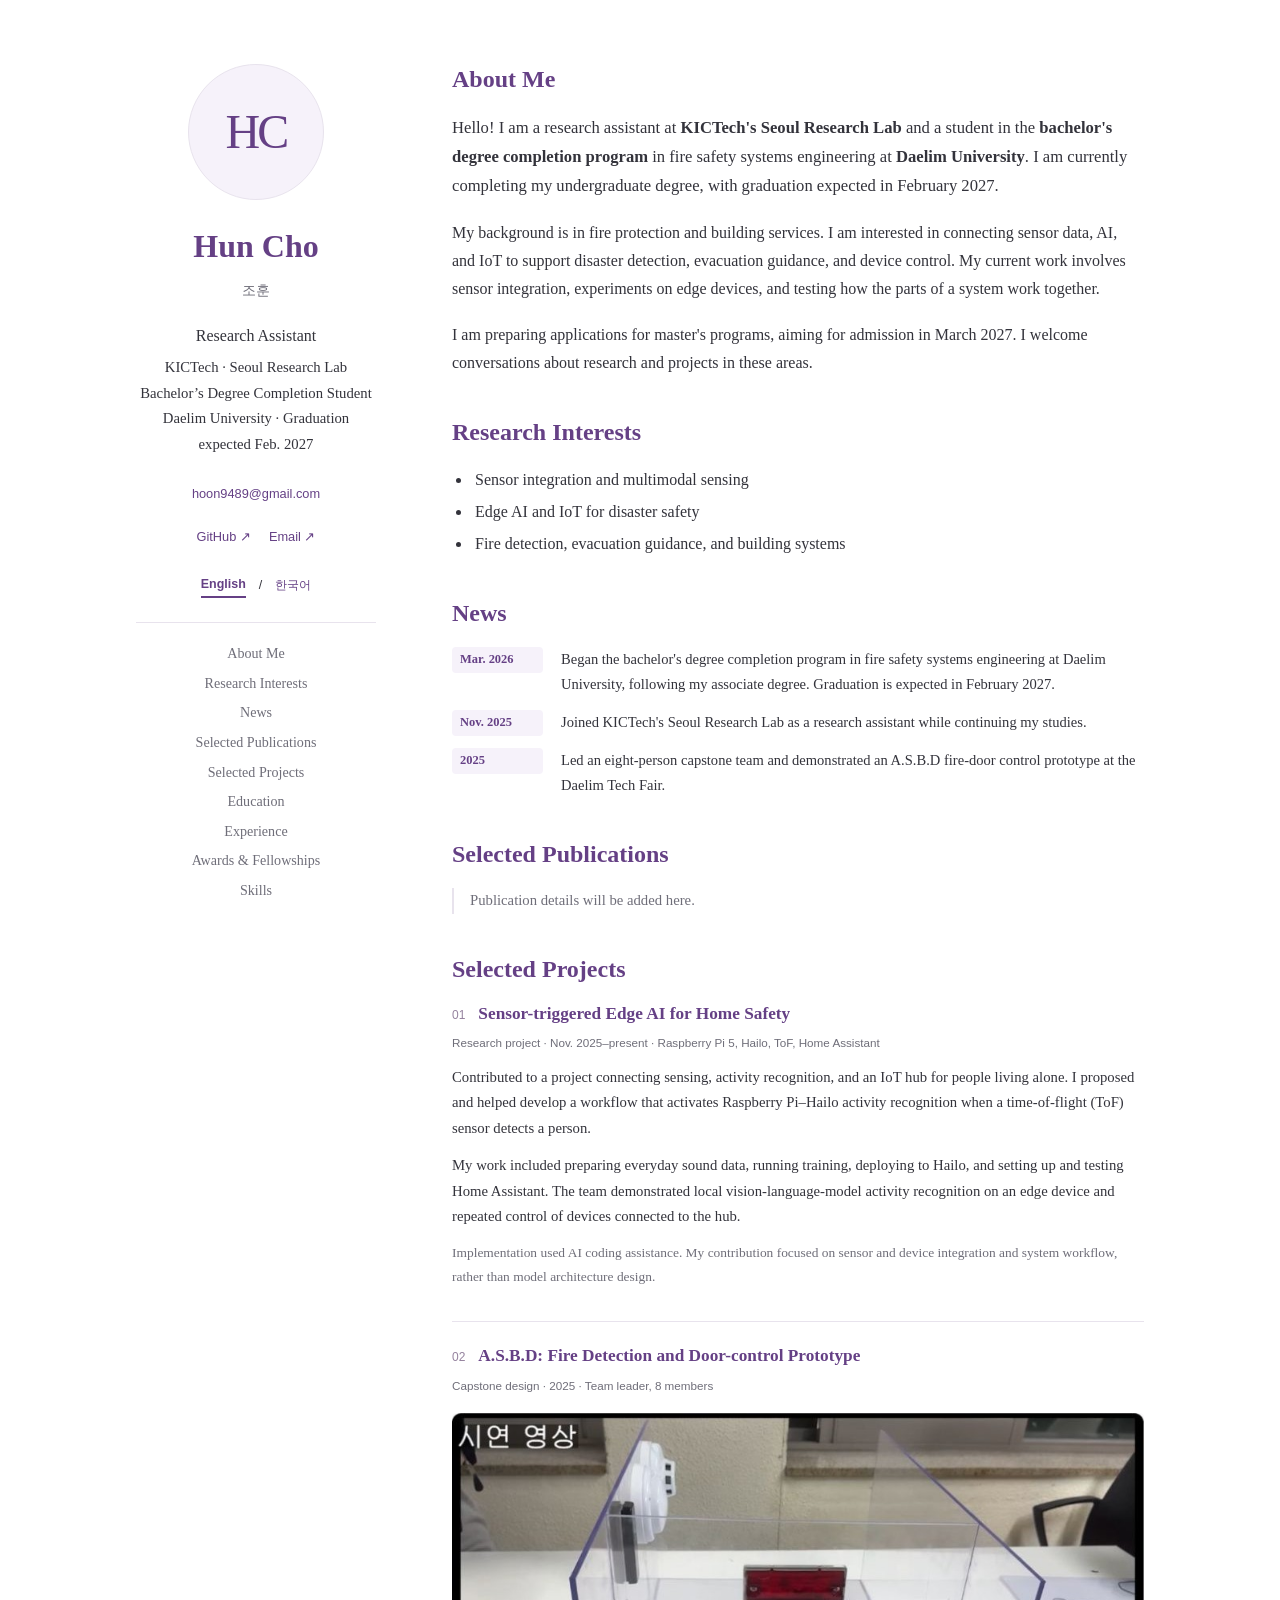
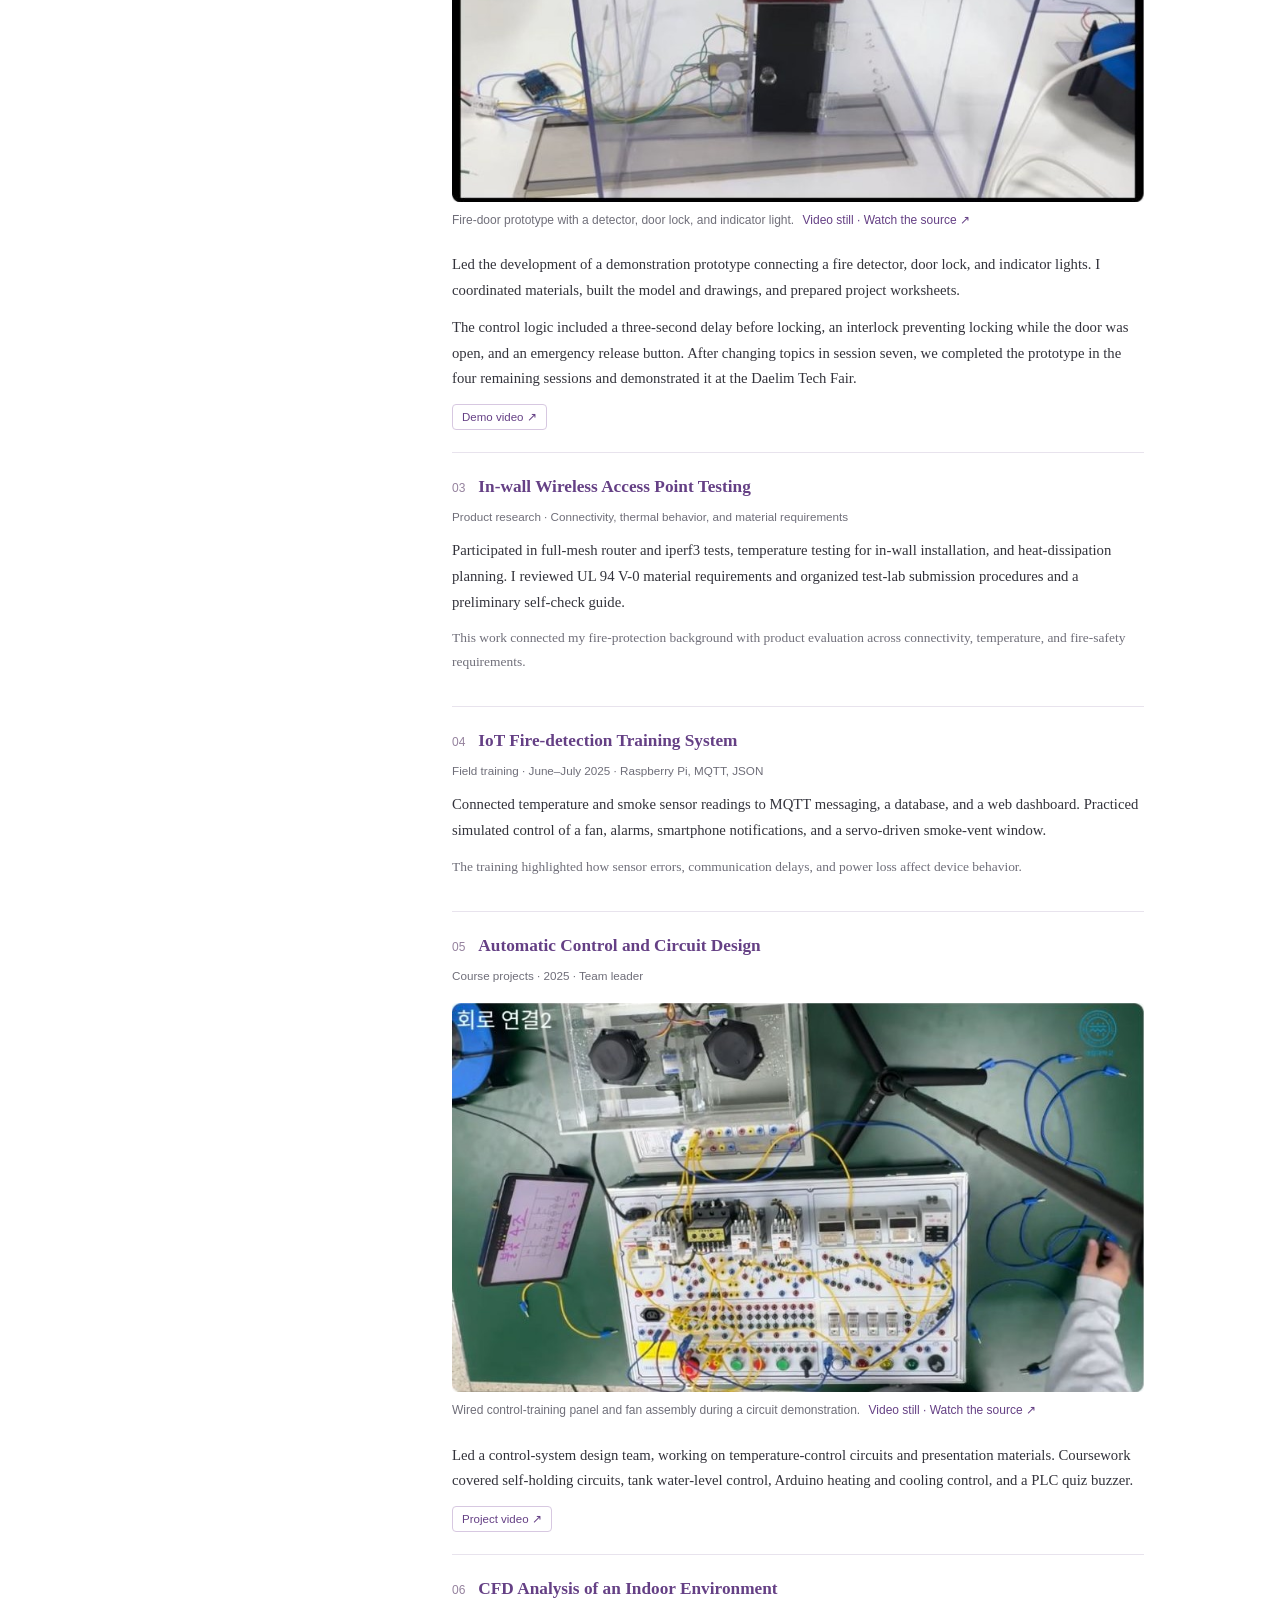
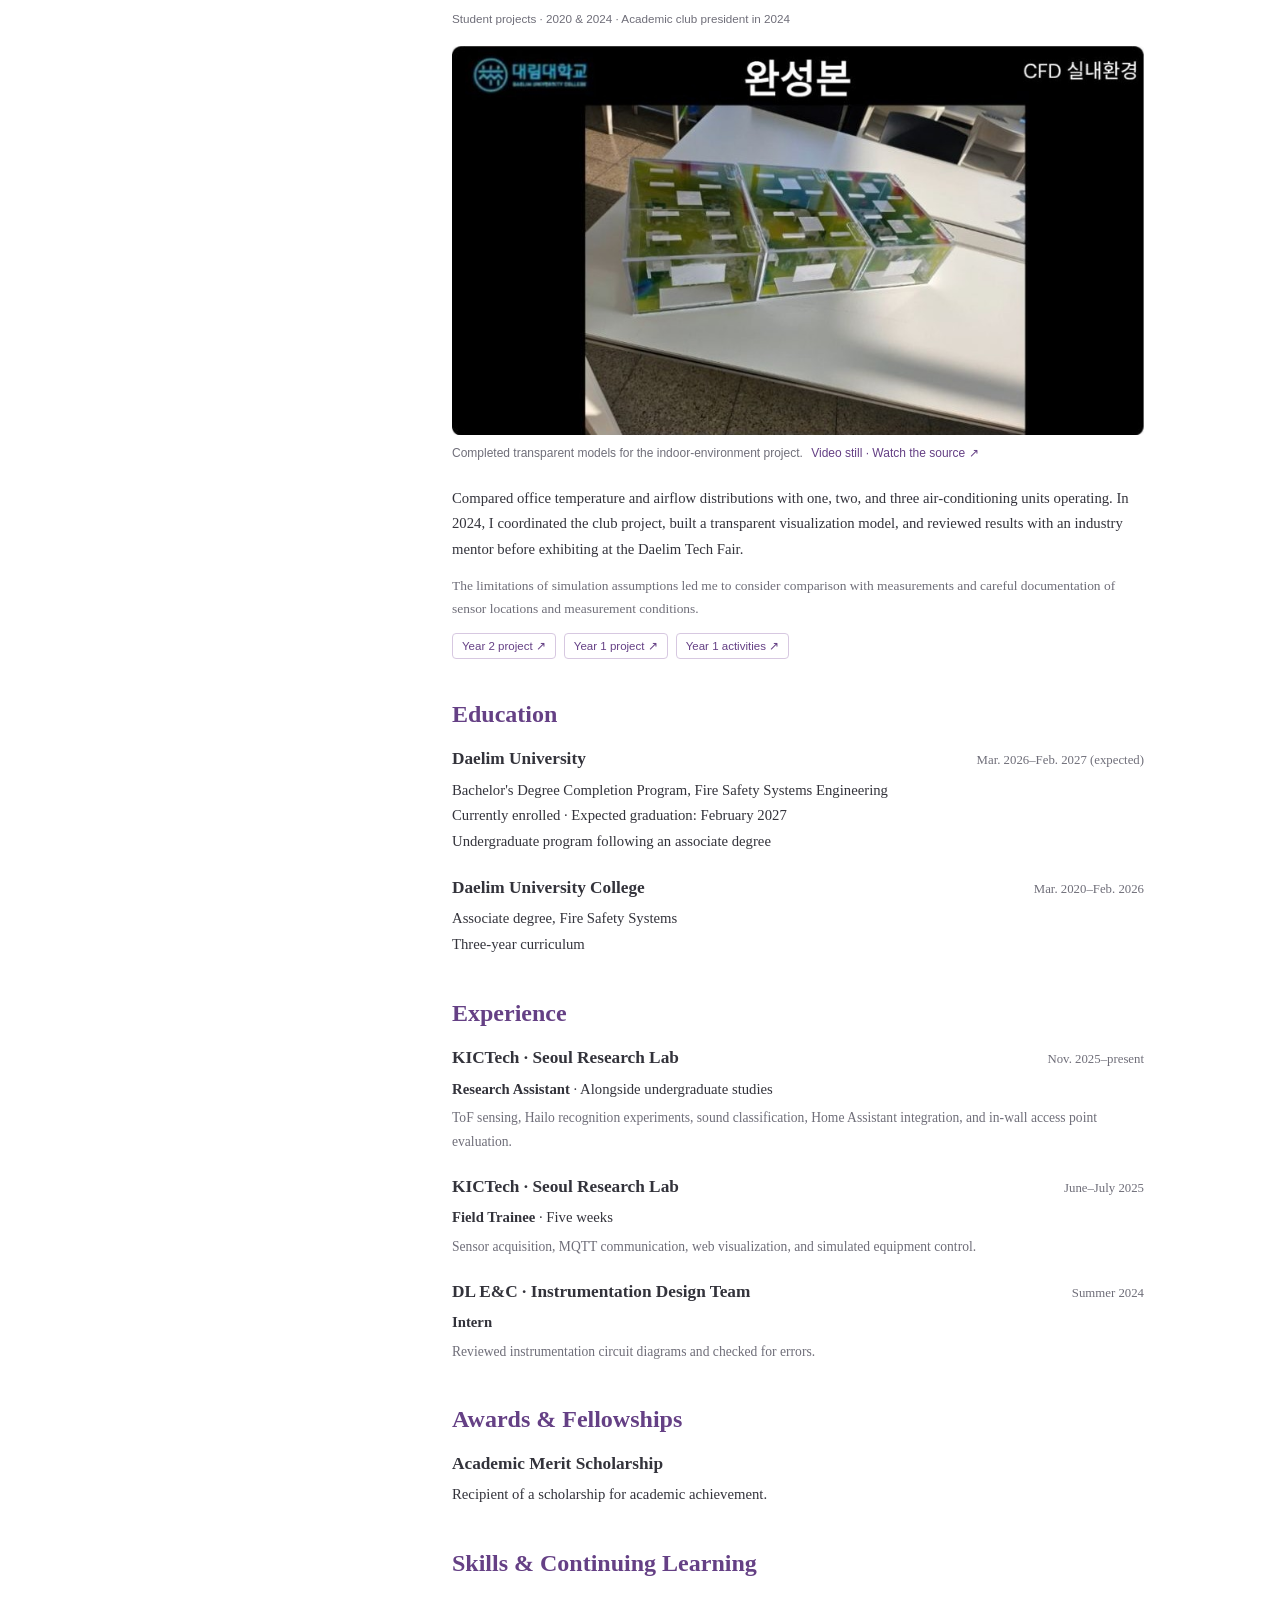
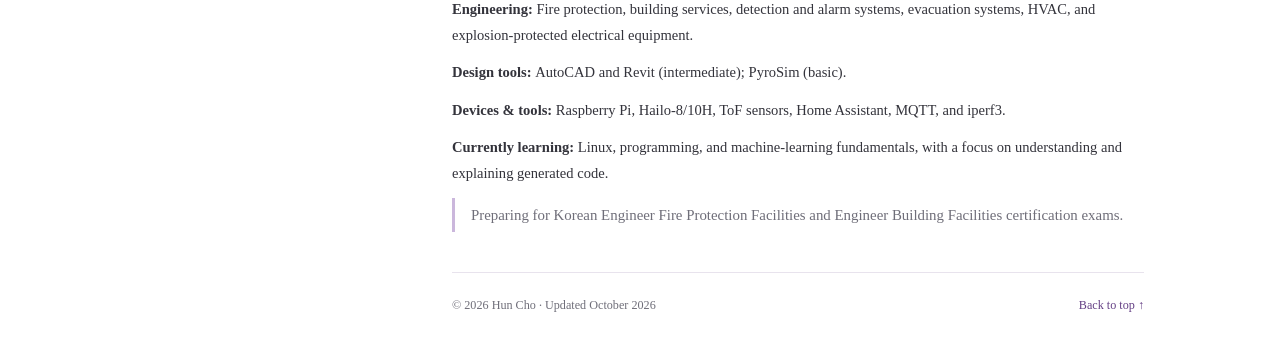
<file: index.html>
<!doctype html>
<html lang="en">
<head>
<meta charset="utf-8">
<meta name="viewport" content="width=device-width, initial-scale=1">
<meta name="description" content="Hun Cho — research assistant studying sensor integration, edge AI, IoT, and disaster safety. Projects, education, and experience.">
<meta name="theme-color" content="#654085">
<title>Hun Cho | Research &amp; Projects</title>
<link rel="icon" href="favicon.svg" type="image/svg+xml">
<link rel="stylesheet" href="academic.css">
<link rel="alternate" hreflang="en" href="https://chohun1.github.io/">
<link rel="alternate" hreflang="ko" href="https://chohun1.github.io/ko.html">
</head>
<body>
<a class="skip" href="#main">Skip to content</a>
<div class="layout">
<aside class="profile" aria-label="Profile">
<div class="monogram" aria-hidden="true">HC</div>
<h1>Hun Cho</h1><p class="korean-name" lang="ko">조훈</p>
<p class="role">Research Assistant</p>
<p class="affiliation">KICTech · Seoul Research Lab<br>Bachelor’s Degree Completion Student<br>Daelim University · Graduation expected Feb. 2027</p>
<a class="email" href="mailto:hoon9489@gmail.com">hoon9489@gmail.com</a>
<div class="profile-links"><a href="https://github.com/chohun1">GitHub ↗</a><a href="mailto:hoon9489@gmail.com">Email ↗</a></div>
<nav class="languages" aria-label="Language"><span class="current" aria-current="page">English</span><span aria-hidden="true">/</span><a href="ko.html" lang="ko" hreflang="ko">한국어</a></nav>
<nav class="section-nav" aria-label="Sections"><a href="#about">About Me</a><a href="#interests">Research Interests</a><a href="#news">News</a><a href="#publications">Selected Publications</a><a href="#projects">Selected Projects</a><a href="#education">Education</a><a href="#experience">Experience</a><a href="#awards">Awards &amp; Fellowships</a><a href="#skills">Skills</a></nav>
</aside>
<main id="main">
<section id="about"><h2>About Me</h2>
<p class="lede">Hello! I am a research assistant at <strong>KICTech's Seoul Research Lab</strong> and a student in the <strong>bachelor's degree completion program</strong> in fire safety systems engineering at <strong>Daelim University</strong>. I am currently completing my undergraduate degree, with graduation expected in February 2027.</p>
<p>My background is in fire protection and building services. I am interested in connecting sensor data, AI, and IoT to support disaster detection, evacuation guidance, and device control. My current work involves sensor integration, experiments on edge devices, and testing how the parts of a system work together.</p>
<p>I am preparing applications for master's programs, aiming for admission in March 2027. I welcome conversations about research and projects in these areas.</p></section>
<section id="interests"><h2>Research Interests</h2><ul class="interest-list"><li>Sensor integration and multimodal sensing</li><li>Edge AI and IoT for disaster safety</li><li>Fire detection, evacuation guidance, and building systems</li></ul></section>
<section id="news"><span id="updates"></span><h2>News</h2><dl class="news-list"><dt>Mar. 2026</dt><dd>Began the bachelor's degree completion program in fire safety systems engineering at Daelim University, following my associate degree. Graduation is expected in February 2027.</dd><dt>Nov. 2025</dt><dd>Joined KICTech's Seoul Research Lab as a research assistant while continuing my studies.</dd><dt>2025</dt><dd>Led an eight-person capstone team and demonstrated an A.S.B.D fire-door control prototype at the Daelim Tech Fair.</dd></dl></section>
<section id="publications"><h2>Selected Publications</h2><p class="section-pending">Publication details will be added here.</p></section>
<section id="projects"><h2>Selected Projects</h2>
<article class="project"><div class="project-heading"><span class="number">01</span><h3>Sensor-triggered Edge AI for Home Safety</h3></div><p class="meta">Research project · Nov. 2025–present · Raspberry Pi 5, Hailo, ToF, Home Assistant</p><p>Contributed to a project connecting sensing, activity recognition, and an IoT hub for people living alone. I proposed and helped develop a workflow that activates Raspberry Pi–Hailo activity recognition when a time-of-flight (ToF) sensor detects a person.</p><p>My work included preparing everyday sound data, running training, deploying to Hailo, and setting up and testing Home Assistant. The team demonstrated local vision-language-model activity recognition on an edge device and repeated control of devices connected to the hub.</p><p class="note">Implementation used AI coding assistance. My contribution focused on sensor and device integration and system workflow, rather than model architecture design.</p></article>
<article class="project"><div class="project-heading"><span class="number">02</span><h3>A.S.B.D: Fire Detection and Door-control Prototype</h3></div><p class="meta">Capstone design · 2025 · Team leader, 8 members</p><figure class="project-figure"><a href="https://youtu.be/HdenHqwU0Lk?t=135" target="_blank" rel="noopener noreferrer"><img src="project-fire-door-demo.jpg" alt="Fire-door prototype with a detector, door lock, and indicator light." width="863" height="485" loading="lazy" decoding="async"></a><figcaption>Fire-door prototype with a detector, door lock, and indicator light. <a href="https://youtu.be/HdenHqwU0Lk?t=135" target="_blank" rel="noopener noreferrer">Video still · Watch the source ↗</a></figcaption></figure><p>Led the development of a demonstration prototype connecting a fire detector, door lock, and indicator lights. I coordinated materials, built the model and drawings, and prepared project worksheets.</p><p>The control logic included a three-second delay before locking, an interlock preventing locking while the door was open, and an emergency release button. After changing topics in session seven, we completed the prototype in the four remaining sessions and demonstrated it at the Daelim Tech Fair.</p><div class="resource-links"><a href="https://youtu.be/HdenHqwU0Lk" target="_blank" rel="noopener noreferrer">Demo video ↗</a></div></article>
<article class="project"><div class="project-heading"><span class="number">03</span><h3>In-wall Wireless Access Point Testing</h3></div><p class="meta">Product research · Connectivity, thermal behavior, and material requirements</p><p>Participated in full-mesh router and iperf3 tests, temperature testing for in-wall installation, and heat-dissipation planning. I reviewed UL 94 V-0 material requirements and organized test-lab submission procedures and a preliminary self-check guide.</p><p class="note">This work connected my fire-protection background with product evaluation across connectivity, temperature, and fire-safety requirements.</p></article>
<article class="project"><div class="project-heading"><span class="number">04</span><h3>IoT Fire-detection Training System</h3></div><p class="meta">Field training · June–July 2025 · Raspberry Pi, MQTT, JSON</p><p>Connected temperature and smoke sensor readings to MQTT messaging, a database, and a web dashboard. Practiced simulated control of a fan, alarms, smartphone notifications, and a servo-driven smoke-vent window.</p><p class="note">The training highlighted how sensor errors, communication delays, and power loss affect device behavior.</p></article>
<article class="project"><div class="project-heading"><span class="number">05</span><h3>Automatic Control and Circuit Design</h3></div><p class="meta">Course projects · 2025 · Team leader</p><figure class="project-figure"><a href="https://youtu.be/qc9wIVe6ptk?t=119" target="_blank" rel="noopener noreferrer"><img src="project-control.jpg" alt="Wired control-training panel and fan assembly during a circuit demonstration." width="863" height="485" loading="lazy" decoding="async"></a><figcaption>Wired control-training panel and fan assembly during a circuit demonstration. <a href="https://youtu.be/qc9wIVe6ptk?t=119" target="_blank" rel="noopener noreferrer">Video still · Watch the source ↗</a></figcaption></figure><p>Led a control-system design team, working on temperature-control circuits and presentation materials. Coursework covered self-holding circuits, tank water-level control, Arduino heating and cooling control, and a PLC quiz buzzer.</p><div class="resource-links"><a href="https://youtu.be/qc9wIVe6ptk" target="_blank" rel="noopener noreferrer">Project video ↗</a></div></article>
<article class="project"><div class="project-heading"><span class="number">06</span><h3>CFD Analysis of an Indoor Environment</h3></div><p class="meta">Student projects · 2020 &amp; 2024 · Academic club president in 2024</p><figure class="project-figure"><a href="https://youtu.be/aNtJ4YEjU_Y?t=130" target="_blank" rel="noopener noreferrer"><img src="project-cfd.jpg" alt="Completed transparent models for the indoor-environment project." width="863" height="485" loading="lazy" decoding="async"></a><figcaption>Completed transparent models for the indoor-environment project. <a href="https://youtu.be/aNtJ4YEjU_Y?t=130" target="_blank" rel="noopener noreferrer">Video still · Watch the source ↗</a></figcaption></figure><p>Compared office temperature and airflow distributions with one, two, and three air-conditioning units operating. In 2024, I coordinated the club project, built a transparent visualization model, and reviewed results with an industry mentor before exhibiting at the Daelim Tech Fair.</p><p class="note">The limitations of simulation assumptions led me to consider comparison with measurements and careful documentation of sensor locations and measurement conditions.</p><div class="resource-links"><a href="https://youtu.be/aNtJ4YEjU_Y" target="_blank" rel="noopener noreferrer">Year 2 project ↗</a><a href="https://youtu.be/BplhV3xu_zc" target="_blank" rel="noopener noreferrer">Year 1 project ↗</a><a href="https://youtu.be/wcaMt8eRfqs" target="_blank" rel="noopener noreferrer">Year 1 activities ↗</a></div></article>
</section>
<section id="education"><h2>Education</h2>
<article class="entry"><div class="entry-head"><h3>Daelim University</h3><time>Mar. 2026–Feb. 2027 (expected)</time></div><p>Bachelor's Degree Completion Program, Fire Safety Systems Engineering<br>Currently enrolled · Expected graduation: February 2027<br>Undergraduate program following an associate degree</p></article>
<article class="entry"><div class="entry-head"><h3>Daelim University College</h3><time>Mar. 2020–Feb. 2026</time></div><p>Associate degree, Fire Safety Systems<br>Three-year curriculum</p></article>
</section>
<section id="experience"><h2>Experience</h2>
<article class="entry"><div class="entry-head"><h3>KICTech · Seoul Research Lab</h3><time>Nov. 2025–present</time></div><p><strong>Research Assistant</strong> · Alongside undergraduate studies</p><p class="sub">ToF sensing, Hailo recognition experiments, sound classification, Home Assistant integration, and in-wall access point evaluation.</p></article>
<article class="entry"><div class="entry-head"><h3>KICTech · Seoul Research Lab</h3><time>June–July 2025</time></div><p><strong>Field Trainee</strong> · Five weeks</p><p class="sub">Sensor acquisition, MQTT communication, web visualization, and simulated equipment control.</p></article>
<article class="entry"><div class="entry-head"><h3>DL E&amp;C · Instrumentation Design Team</h3><time>Summer 2024</time></div><p><strong>Intern</strong></p><p class="sub">Reviewed instrumentation circuit diagrams and checked for errors.</p></article>
</section>
<section id="awards"><h2>Awards &amp; Fellowships</h2><article class="entry"><h3>Academic Merit Scholarship</h3><p>Recipient of a scholarship for academic achievement.</p></article></section>
<section id="skills"><h2>Skills &amp; Continuing Learning</h2><dl class="skill-list"><div><dt>Engineering</dt><dd>Fire protection, building services, detection and alarm systems, evacuation systems, HVAC, and explosion-protected electrical equipment.</dd></div><div><dt>Design tools</dt><dd>AutoCAD and Revit (intermediate); PyroSim (basic).</dd></div><div><dt>Devices &amp; tools</dt><dd>Raspberry Pi, Hailo-8/10H, ToF sensors, Home Assistant, MQTT, and iperf3.</dd></div><div><dt>Currently learning</dt><dd>Linux, programming, and machine-learning fundamentals, with a focus on understanding and explaining generated code.</dd></div></dl><p class="callout">Preparing for Korean Engineer Fire Protection Facilities and Engineer Building Facilities certification exams.</p></section>
<footer><span>© 2026 Hun Cho · Updated October 2026</span><a href="#main">Back to top ↑</a></footer>
</main></div>
</body></html>
</file>
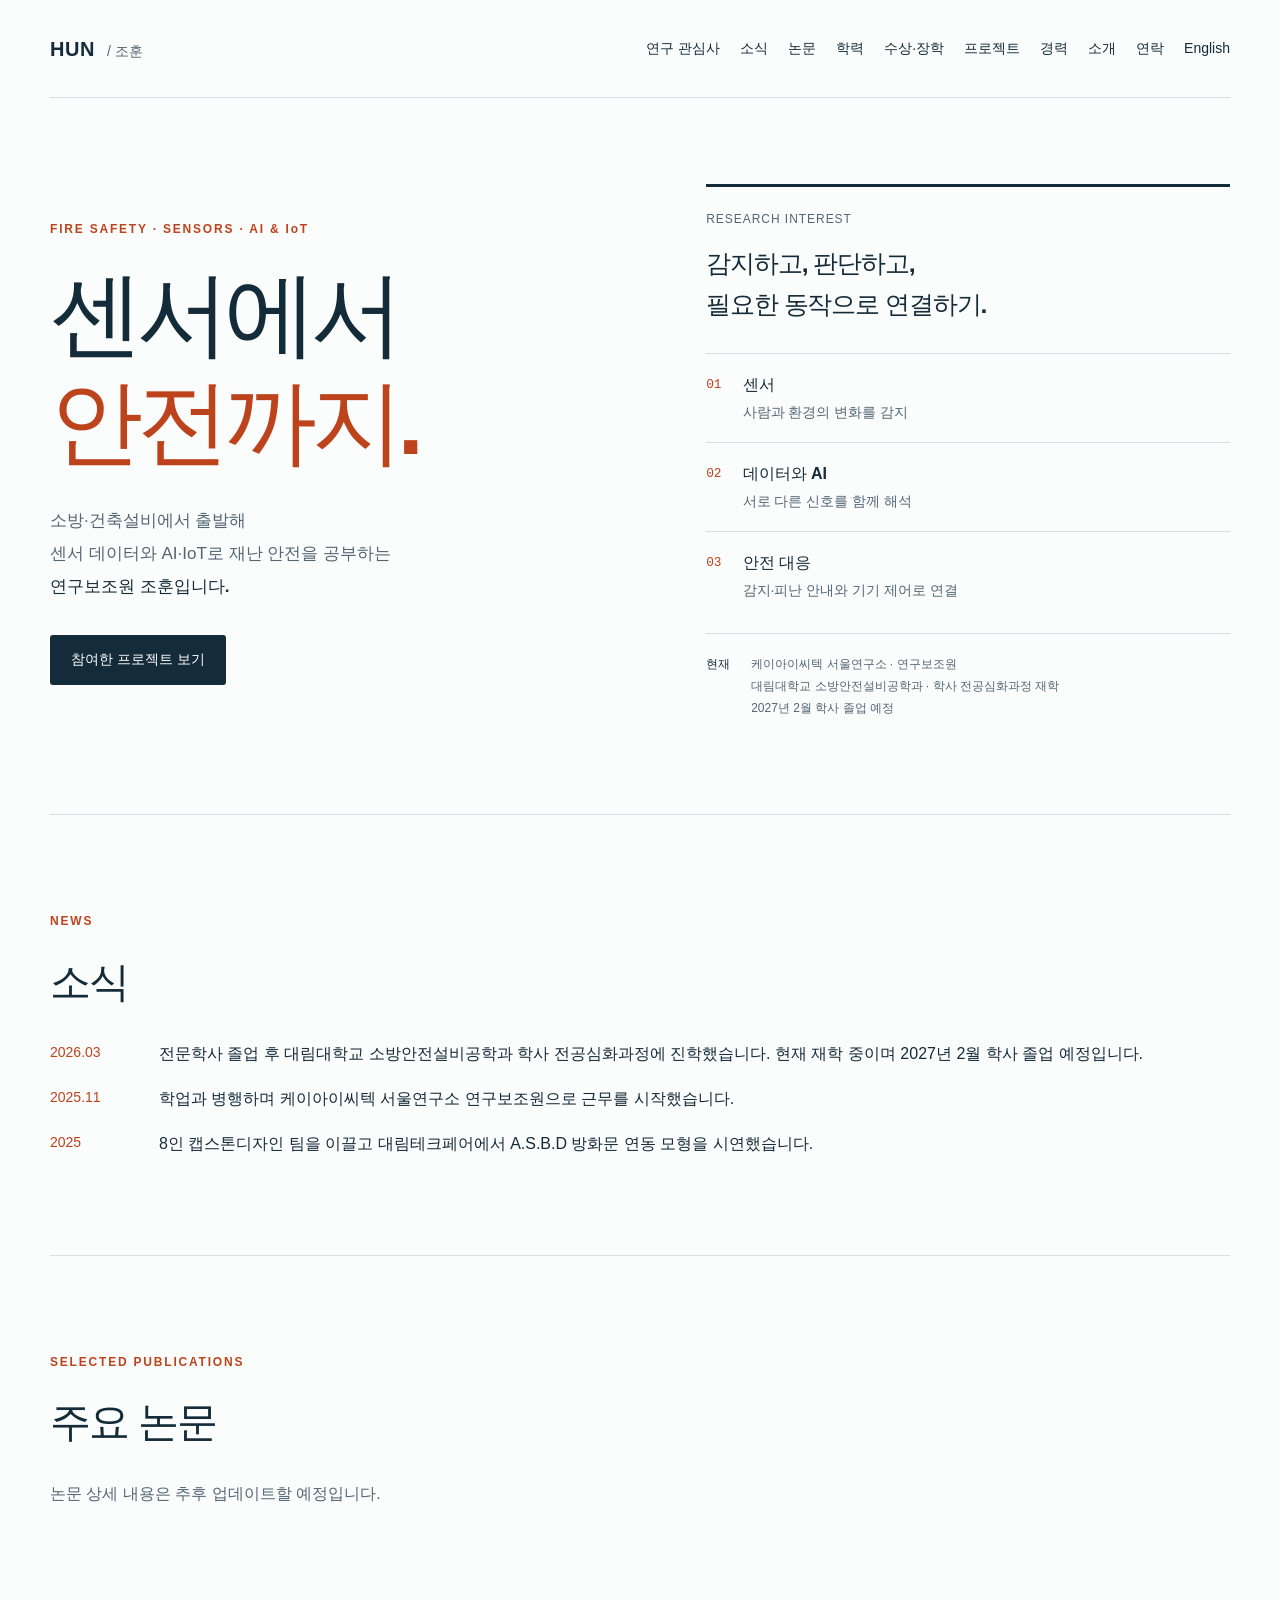
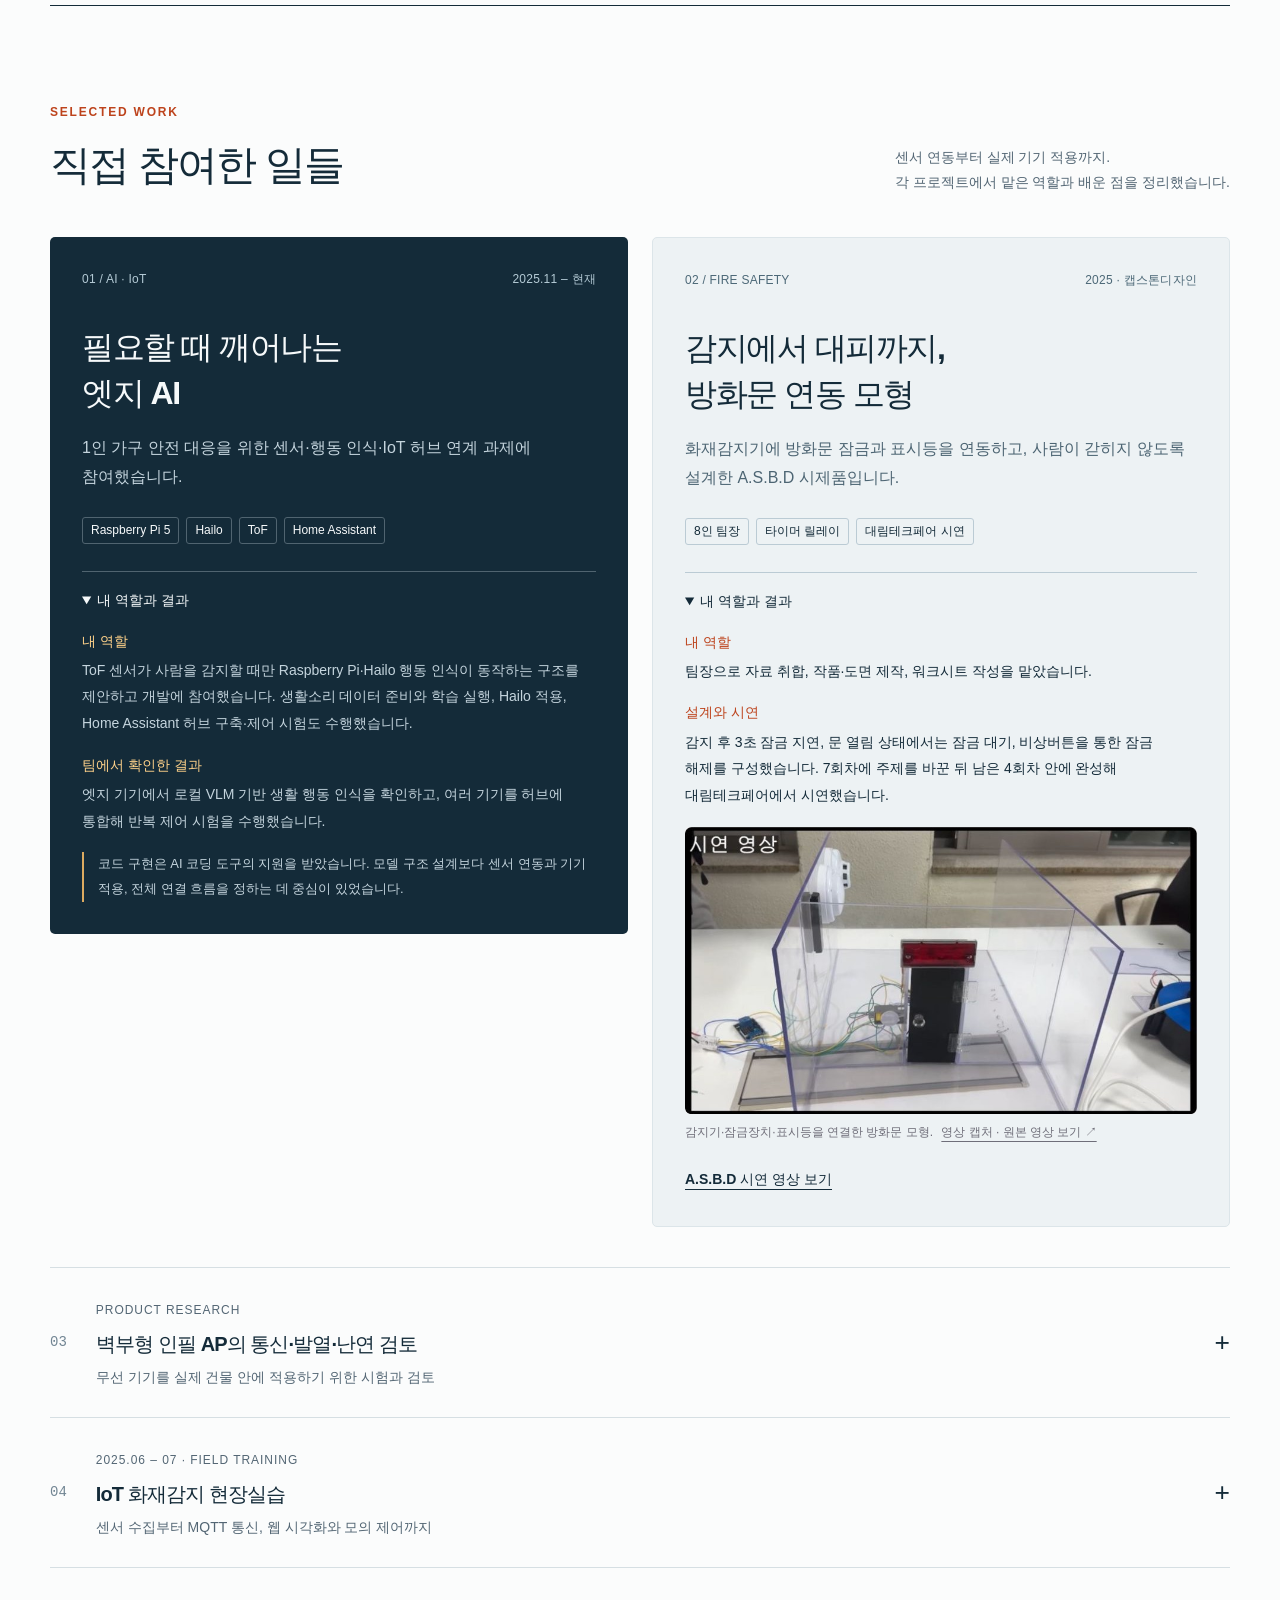
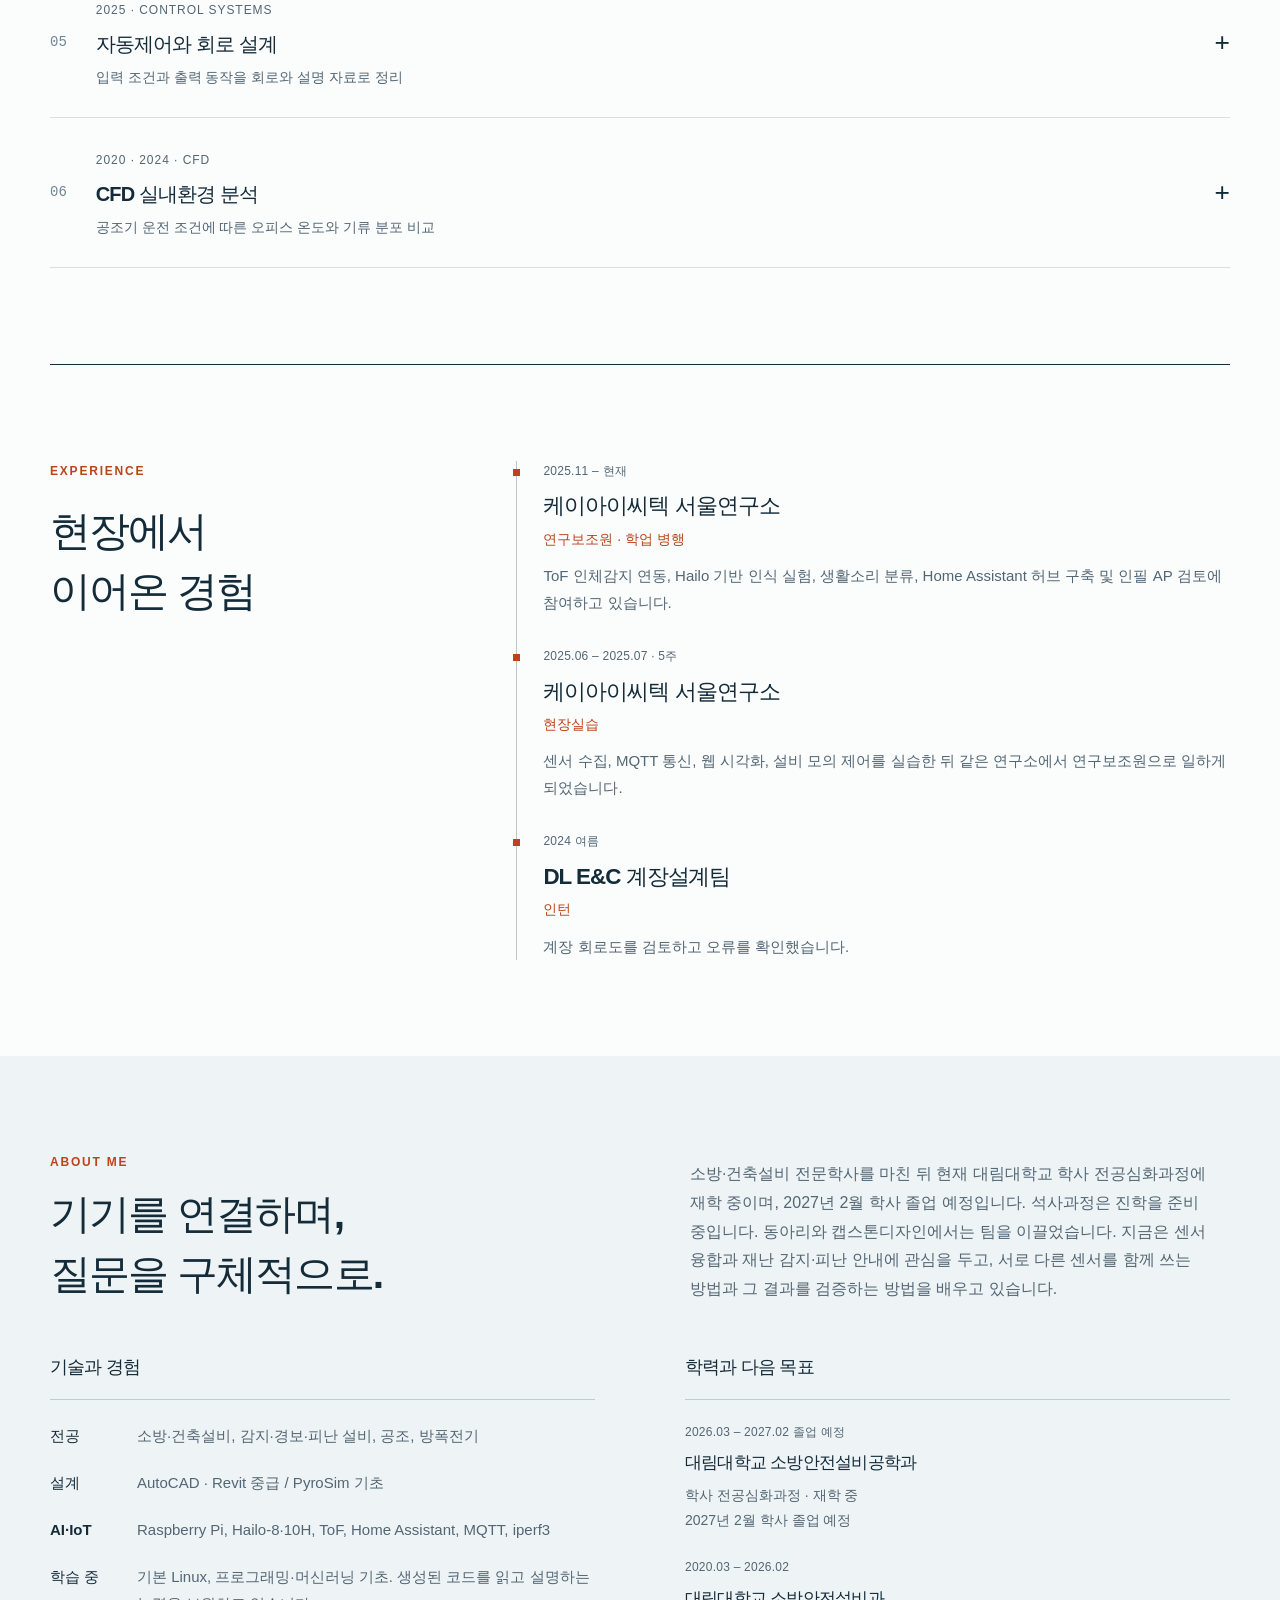
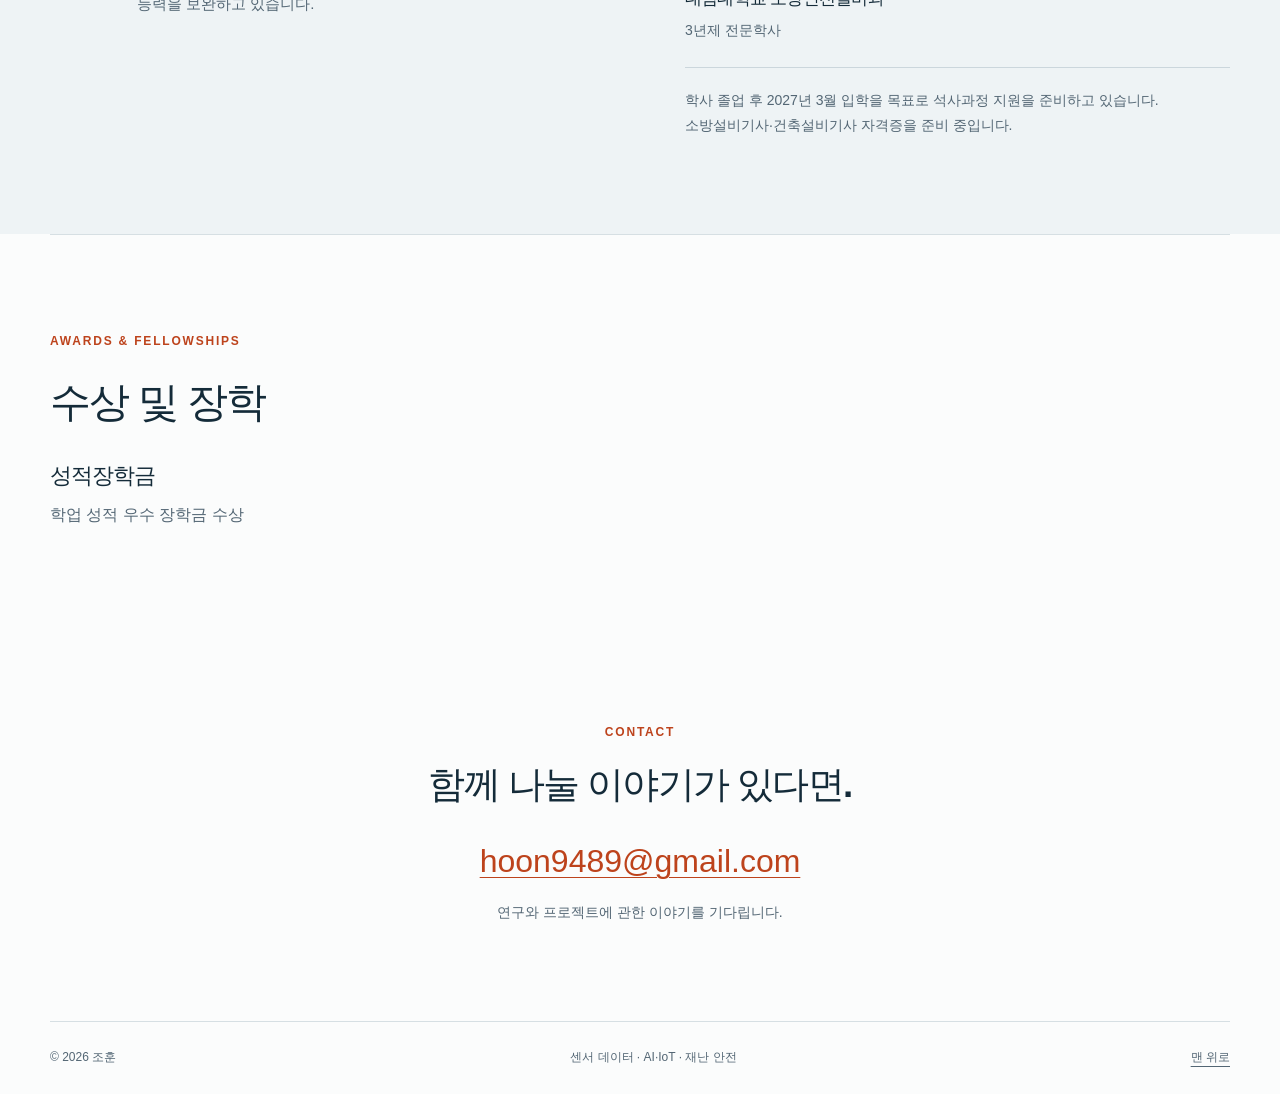
<file: ko.html>
<!doctype html>
<html lang="ko">
<head>
  <meta charset="utf-8">
  <meta name="viewport" content="width=device-width,initial-scale=1">
  <meta name="description" content="조훈의 포트폴리오. 소방·건축설비를 바탕으로 센서 데이터와 AI·IoT를 활용한 재난 안전을 공부합니다.">
  <meta name="theme-color" content="#142b39">
  <title>조훈 — 센서에서 안전까지</title>
  <link rel="icon" href="favicon.svg" type="image/svg+xml">
  <link rel="stylesheet" href="style.css">
<link rel="alternate" hreflang="en" href="https://chohun1.github.io/">
<link rel="alternate" hreflang="ko" href="https://chohun1.github.io/ko.html">
</head>
<body>
  <a class="skip" href="#main">본문으로 바로가기</a>
  <header class="header wrap">
    <a class="wordmark" href="#main" aria-label="조훈 포트폴리오 처음으로">HUN<span> / 조훈</span></a>
    <nav aria-label="주요 메뉴"><a href="#interests">연구 관심사</a><a href="#news">소식</a><a href="#publications">논문</a><a href="#education">학력</a><a href="#awards">수상·장학</a><a href="#projects">프로젝트</a><a href="#experience">경력</a><a href="#about">소개</a><a href="#contact">연락</a><a href="index.html" lang="en" hreflang="en">English</a></nav>
  </header>
  <main id="main">
    <section class="hero wrap" aria-labelledby="hero-title">
      <div class="hero-copy"><p class="eyebrow">FIRE SAFETY · SENSORS · AI & IoT</p>
        <h1 id="hero-title">센서에서<br><span>안전까지.</span></h1>
        <p class="intro">소방·건축설비에서 출발해<br>센서 데이터와 AI·IoT로 재난 안전을 공부하는<br><strong>연구보조원 조훈입니다.</strong></p>
        <a class="button" href="#projects">참여한 프로젝트 보기</a>
      </div>
      <div id="interests" class="hero-aside">
        <p class="small-label">RESEARCH INTEREST</p>
        <h2>감지하고, 판단하고,<br>필요한 동작으로 연결하기.</h2>
        <ol class="signal-path" aria-label="관심 연구의 흐름"><li><span>01</span><div><strong>센서</strong><p>사람과 환경의 변화를 감지</p></div></li><li><span>02</span><div><strong>데이터와 AI</strong><p>서로 다른 신호를 함께 해석</p></div></li><li><span>03</span><div><strong>안전 대응</strong><p>감지·피난 안내와 기기 제어로 연결</p></div></li></ol>
        <div class="current"><span>현재</span><p>케이아이씨텍 서울연구소 · 연구보조원<br>대림대학교 소방안전설비공학과 · 학사 전공심화과정 재학<br>2027년 2월 학사 졸업 예정</p></div>
      </div>
    </section>
    <section id="news" class="section wrap academic-section" aria-labelledby="news-title"><p class="eyebrow">NEWS</p><h2 id="news-title">소식</h2><dl class="academic-news"><dt>2026.03</dt><dd>전문학사 졸업 후 대림대학교 소방안전설비공학과 학사 전공심화과정에 진학했습니다. 현재 재학 중이며 2027년 2월 학사 졸업 예정입니다.</dd><dt>2025.11</dt><dd>학업과 병행하며 케이아이씨텍 서울연구소 연구보조원으로 근무를 시작했습니다.</dd><dt>2025</dt><dd>8인 캡스톤디자인 팀을 이끌고 대림테크페어에서 A.S.B.D 방화문 연동 모형을 시연했습니다.</dd></dl></section>
    <section id="publications" class="section wrap academic-section" aria-labelledby="publications-title"><p class="eyebrow">SELECTED PUBLICATIONS</p><h2 id="publications-title">주요 논문</h2><p class="section-pending">논문 상세 내용은 추후 업데이트할 예정입니다.</p></section>
    <section id="projects" class="projects section wrap" aria-labelledby="projects-title">
      <div class="section-head"><div><p class="eyebrow">SELECTED WORK</p><h2 id="projects-title">직접 참여한 일들</h2></div><p class="section-note">센서 연동부터 실제 기기 적용까지.<br>각 프로젝트에서 맡은 역할과 배운 점을 정리했습니다.</p></div>
      <div class="featured">
        <article class="project-card dark"><div class="project-top"><span>01 / AI · IoT</span><span>2025.11 – 현재</span></div><h3>필요할 때 깨어나는<br>엣지 AI</h3><p class="project-intro">1인 가구 안전 대응을 위한 센서·행동 인식·IoT 허브 연계 과제에 참여했습니다.</p><div class="tags"><span>Raspberry Pi 5</span><span>Hailo</span><span>ToF</span><span>Home Assistant</span></div><details open><summary>내 역할과 결과</summary><div class="detail-body"><h4>내 역할</h4><p>ToF 센서가 사람을 감지할 때만 Raspberry Pi·Hailo 행동 인식이 동작하는 구조를 제안하고 개발에 참여했습니다. 생활소리 데이터 준비와 학습 실행, Hailo 적용, Home Assistant 허브 구축·제어 시험도 수행했습니다.</p><h4>팀에서 확인한 결과</h4><p>엣지 기기에서 로컬 VLM 기반 생활 행동 인식을 확인하고, 여러 기기를 허브에 통합해 반복 제어 시험을 수행했습니다.</p><p class="note">코드 구현은 AI 코딩 도구의 지원을 받았습니다. 모델 구조 설계보다 센서 연동과 기기 적용, 전체 연결 흐름을 정하는 데 중심이 있었습니다.</p></div></details></article>
        <article class="project-card light"><div class="project-top"><span>02 / FIRE SAFETY</span><span>2025 · 캡스톤디자인</span></div><h3>감지에서 대피까지,<br>방화문 연동 모형</h3><p class="project-intro">화재감지기에 방화문 잠금과 표시등을 연동하고, 사람이 갇히지 않도록 설계한 A.S.B.D 시제품입니다.</p><div class="tags"><span>8인 팀장</span><span>타이머 릴레이</span><span>대림테크페어 시연</span></div><details open><summary>내 역할과 결과</summary><div class="detail-body"><h4>내 역할</h4><p>팀장으로 자료 취합, 작품·도면 제작, 워크시트 작성을 맡았습니다.</p><h4>설계와 시연</h4><p>감지 후 3초 잠금 지연, 문 열림 상태에서는 잠금 대기, 비상버튼을 통한 잠금 해제를 구성했습니다. 7회차에 주제를 바꾼 뒤 남은 4회차 안에 완성해 대림테크페어에서 시연했습니다.</p><figure class="project-figure"><a href="https://youtu.be/HdenHqwU0Lk?t=135" target="_blank" rel="noopener noreferrer"><img src="project-fire-door-demo.jpg" alt="감지기·잠금장치·표시등을 연결한 방화문 모형." width="863" height="485" loading="lazy" decoding="async"></a><figcaption>감지기·잠금장치·표시등을 연결한 방화문 모형. <a href="https://youtu.be/HdenHqwU0Lk?t=135" target="_blank" rel="noopener noreferrer">영상 캡처 · 원본 영상 보기 ↗</a></figcaption></figure><a class="text-link" href="https://youtu.be/HdenHqwU0Lk" target="_blank" rel="noopener noreferrer">A.S.B.D 시연 영상 보기 <span class="sr-only">(새 창)</span></a></div></details></article>
      </div>
      <div class="project-list">
        <details><summary><span class="project-number">03</span><div><span class="small-label">PRODUCT RESEARCH</span><h3>벽부형 인필 AP의 통신·발열·난연 검토</h3><p>무선 기기를 실제 건물 안에 적용하기 위한 시험과 검토</p></div><span class="expand" aria-hidden="true">+</span></summary><div class="list-detail"><p>라우터 Full-mesh 및 iperf3 통신 시험, 벽체 내장 시 발열온도시험과 방열 대책 수립에 참여했습니다. 케이스 재질의 UL 94 V-0 요구사항을 검토하고 시험기관 의뢰 절차와 사전 자체점검 시험가이드를 정리했습니다.</p><p class="note">통신뿐 아니라 발열과 화재 안전 요건까지 함께 살피며, 소방 전공을 제품 연구에 적용한 경험입니다.</p></div></details>
        <details><summary><span class="project-number">04</span><div><span class="small-label">2025.06 – 07 · FIELD TRAINING</span><h3>IoT 화재감지 현장실습</h3><p>센서 수집부터 MQTT 통신, 웹 시각화와 모의 제어까지</p></div><span class="expand" aria-hidden="true">+</span></summary><div class="list-detail"><p>Raspberry Pi와 온도·연기 센서로 수집한 데이터를 MQTT, JSON, 데이터베이스, 웹 대시보드로 연결했습니다. 팬·경보·스마트폰 알림과 서보모터 제연창의 모의 제어를 실습했습니다.</p><p class="note">센서 오류·통신 지연·전원 차단이 장치 동작에 미치는 영향을 배웠습니다.</p></div></details>
        <details><summary><span class="project-number">05</span><div><span class="small-label">2025 · CONTROL SYSTEMS</span><h3>자동제어와 회로 설계</h3><p>입력 조건과 출력 동작을 회로와 설명 자료로 정리</p></div><span class="expand" aria-hidden="true">+</span></summary><div class="list-detail"><p>자동제어시스템 설계 과제의 조장으로 온도제어 회로 설계와 발표 자료 정리를 맡았습니다. 자기유지 회로, 저수조 수위제어, 아두이노 냉난방 제어, PLC 퀴즈 버저를 다뤘습니다.</p><figure class="project-figure"><a href="https://youtu.be/qc9wIVe6ptk?t=119" target="_blank" rel="noopener noreferrer"><img src="project-control.jpg" alt="자동제어 실습용 회로 패널과 팬 연결 장면." width="863" height="485" loading="lazy" decoding="async"></a><figcaption>자동제어 실습용 회로 패널과 팬 연결 장면. <a href="https://youtu.be/qc9wIVe6ptk?t=119" target="_blank" rel="noopener noreferrer">영상 캡처 · 원본 영상 보기 ↗</a></figcaption></figure><a class="text-link" href="https://youtu.be/qc9wIVe6ptk" target="_blank" rel="noopener noreferrer">자동제어 과제 영상 보기 <span class="sr-only">(새 창)</span></a></div></details>
        <details><summary><span class="project-number">06</span><div><span class="small-label">2020 · 2024 · CFD</span><h3>CFD 실내환경 분석</h3><p>공조기 운전 조건에 따른 오피스 온도와 기류 분포 비교</p></div><span class="expand" aria-hidden="true">+</span></summary><div class="list-detail"><p>2024년 전공동아리 회장으로 작품 총괄, 투명보드 가시화 모형 제작, 산업체 멘토와의 결과 검토를 맡았습니다. 공조기 1·2·3대 운전 조건을 비교하고 대림테크페어에 전시했습니다.</p><p class="note">해석 조건에 한정된 결과를 보며 실측값과의 비교, 센서 위치와 측정 조건의 기록을 다음 질문으로 삼았습니다.</p><figure class="project-figure"><a href="https://youtu.be/aNtJ4YEjU_Y?t=130" target="_blank" rel="noopener noreferrer"><img src="project-cfd.jpg" alt="CFD 실내환경 프로젝트의 투명 가시화 모형 완성품." width="863" height="485" loading="lazy" decoding="async"></a><figcaption>CFD 실내환경 프로젝트의 투명 가시화 모형 완성품. <a href="https://youtu.be/aNtJ4YEjU_Y?t=130" target="_blank" rel="noopener noreferrer">영상 캡처 · 원본 영상 보기 ↗</a></figcaption></figure><div class="video-links"><a class="text-link" href="https://youtu.be/aNtJ4YEjU_Y" target="_blank" rel="noopener noreferrer">2학년 작품 영상</a><a class="text-link" href="https://youtu.be/BplhV3xu_zc" target="_blank" rel="noopener noreferrer">1학년 작품 영상</a><a class="text-link" href="https://youtu.be/wcaMt8eRfqs" target="_blank" rel="noopener noreferrer">1학년 활동 영상</a></div></div></details>
      </div>
    </section>
    <section id="experience" class="section wrap experience" aria-labelledby="experience-title"><div><p class="eyebrow">EXPERIENCE</p><h2 id="experience-title">현장에서<br>이어온 경험</h2></div><div class="timeline"><article><p class="date">2025.11 – 현재</p><h3>케이아이씨텍 서울연구소</h3><p class="role">연구보조원 · 학업 병행</p><p>ToF 인체감지 연동, Hailo 기반 인식 실험, 생활소리 분류, Home Assistant 허브 구축 및 인필 AP 검토에 참여하고 있습니다.</p></article><article><p class="date">2025.06 – 2025.07 · 5주</p><h3>케이아이씨텍 서울연구소</h3><p class="role">현장실습</p><p>센서 수집, MQTT 통신, 웹 시각화, 설비 모의 제어를 실습한 뒤 같은 연구소에서 연구보조원으로 일하게 되었습니다.</p></article><article><p class="date">2024 여름</p><h3>DL E&C 계장설계팀</h3><p class="role">인턴</p><p>계장 회로도를 검토하고 오류를 확인했습니다.</p></article></div></section>
    <section id="about" class="about-band"><div class="wrap section"><div class="section-head"><div><p class="eyebrow">ABOUT ME</p><h2>기기를 연결하며,<br>질문을 구체적으로.</h2></div><p class="about-intro">소방·건축설비 전문학사를 마친 뒤 현재 대림대학교 학사 전공심화과정에 재학 중이며, 2027년 2월 학사 졸업 예정입니다. 석사과정은 진학을 준비 중입니다. 동아리와 캡스톤디자인에서는 팀을 이끌었습니다. 지금은 센서 융합과 재난 감지·피난 안내에 관심을 두고, 서로 다른 센서를 함께 쓰는 방법과 그 결과를 검증하는 방법을 배우고 있습니다.</p></div><div class="about-grid"><div><h3>기술과 경험</h3><dl class="skills"><div><dt>전공</dt><dd>소방·건축설비, 감지·경보·피난 설비, 공조, 방폭전기</dd></div><div><dt>설계</dt><dd>AutoCAD · Revit 중급 / PyroSim 기초</dd></div><div><dt>AI·IoT</dt><dd>Raspberry Pi, Hailo-8·10H, ToF, Home Assistant, MQTT, iperf3</dd></div><div><dt>학습 중</dt><dd>기본 Linux, 프로그래밍·머신러닝 기초. 생성된 코드를 읽고 설명하는 능력을 보완하고 있습니다.</dd></div></dl></div><div id="education" class="education"><h3>학력과 다음 목표</h3><article><p class="date">2026.03 – 2027.02 졸업 예정</p><h4>대림대학교 소방안전설비공학과</h4><p>학사 전공심화과정 · 재학 중<br>2027년 2월 학사 졸업 예정</p></article><article><p class="date">2020.03 – 2026.02</p><h4>대림대학교 소방안전설비과</h4><p>3년제 전문학사</p></article><p class="next-step">학사 졸업 후 2027년 3월 입학을 목표로 석사과정 지원을 준비하고 있습니다.<br>소방설비기사·건축설비기사 자격증을 준비 중입니다.</p></div></div></div></section>
    <section id="awards" class="section wrap academic-section" aria-labelledby="awards-title"><p class="eyebrow">AWARDS &amp; FELLOWSHIPS</p><h2 id="awards-title">수상 및 장학</h2><article class="award-entry"><h3>성적장학금</h3><p>학업 성적 우수 장학금 수상</p></article></section>
    <section id="contact" class="contact wrap section"><p class="eyebrow">CONTACT</p><h2>함께 나눌 이야기가 있다면.</h2><a class="email" href="mailto:hoon9489@gmail.com">hoon9489@gmail.com</a><p>연구와 프로젝트에 관한 이야기를 기다립니다.</p></section>
  </main>
  <footer class="wrap footer"><span>© 2026 조훈</span><span>센서 데이터 · AI·IoT · 재난 안전</span><a href="#main">맨 위로</a></footer>
</body>
</html>
</file>
<file: academic.css>
:root{color-scheme:light;--accent:#654085;--ink:#33333b;--muted:#6f6e79;--line:#e8e3ed;--tint:#f6f2fa;font-family:Georgia,'Times New Roman',serif;font-size:16px;scroll-behavior:smooth;scroll-padding-top:28px}*{box-sizing:border-box}body{margin:0;background:#fff;color:var(--ink);line-height:1.75}a{color:var(--accent);text-decoration:none;text-underline-offset:4px}a:hover{text-decoration:underline}a:focus-visible{outline:2px solid var(--accent);outline-offset:5px}h1,h2,h3,p{margin-top:0}h1,h2,h3{line-height:1.3}h1{font-size:2rem;color:var(--accent);margin-bottom:10px}h2{font-size:1.5rem;color:var(--accent);margin-bottom:18px}h3{font-size:1.08rem;margin-bottom:7px}p{margin-bottom:18px}.layout{max-width:1080px;margin:0 auto;padding:64px 36px 32px;display:grid;grid-template-columns:240px minmax(0,1fr);gap:76px}.profile{position:sticky;top:48px;align-self:start;text-align:center}.monogram{width:136px;height:136px;margin:0 auto 26px;display:grid;place-items:center;background:var(--tint);border:1px solid var(--line);border-radius:50%;font-size:3rem;color:var(--accent);letter-spacing:-.06em}.korean-name{font-family:Arial,'Malgun Gothic',sans-serif;font-size:.9rem;color:var(--muted);margin-bottom:19px}.role{margin-bottom:5px}.affiliation{font-size:.92rem;margin-bottom:21px}.email{font-family:Arial,sans-serif;font-size:.8rem;overflow-wrap:anywhere}.profile-links{display:flex;gap:18px;justify-content:center;margin:19px 0 26px;font-family:Arial,sans-serif;font-size:.8rem}.languages{display:flex;align-items:center;justify-content:center;gap:13px;font-family:Arial,'Malgun Gothic',sans-serif;font-size:.78rem}.languages .current{font-weight:700;color:var(--accent);border-bottom:2px solid var(--accent)}.section-nav{margin:32px auto 0;padding-top:23px;border-top:1px solid var(--line);display:grid;gap:7px;font-size:.88rem}.section-nav a{color:var(--muted)}main{min-width:0}section{margin-bottom:40px}.lede{font-size:1.04rem}.interest-list{padding-left:20px;margin:0}.interest-list li{padding-left:3px;margin-bottom:4px}.callout{border-left:3px solid #cbb7dc;padding:4px 0 4px 16px;color:var(--muted);font-size:.93rem}.news-list{display:grid;grid-template-columns:91px minmax(0,1fr);gap:12px 18px;font-size:.91rem;margin:0}.news-list dt{font-size:.78rem;font-weight:bold;color:var(--accent);align-self:start;padding:2px 8px;background:var(--tint);border-radius:4px;white-space:nowrap}.news-list dd{margin:0}.project{padding:0 0 22px;margin-bottom:23px;border-bottom:1px solid var(--line)}.project:last-child{border-bottom:0;padding-bottom:0;margin-bottom:0}.project-heading{display:flex;align-items:baseline;gap:13px;margin-bottom:8px}.number{font:.75rem Arial,sans-serif;color:#95829e;flex-shrink:0}.project h3{color:var(--accent);margin:0}.meta{font-family:Arial,sans-serif;color:var(--muted);font-size:.73rem;line-height:1.65;margin:0 0 12px}.project p:not(.meta){font-size:.92rem;margin-bottom:11px}.project .note{font-size:.84rem!important;color:var(--muted)}.resource-links{display:flex;gap:8px;flex-wrap:wrap;margin-top:12px}.resource-links a{font-family:Arial,sans-serif;font-size:.72rem;border:1px solid #d7c8e1;border-radius:4px;padding:2px 9px}.resource-links a:hover{background:var(--tint);text-decoration:none}.entry{margin-bottom:22px}.entry-head{display:flex;justify-content:space-between;gap:20px;align-items:baseline}.entry-head time{font-size:.8rem;color:var(--muted);white-space:nowrap}.entry p{font-size:.92rem;margin-bottom:4px}.entry .sub{color:var(--muted);font-size:.85rem}.skill-list{margin:0;font-size:.91rem}.skill-list div{margin-bottom:12px}.skill-list dt{font-weight:bold;display:inline}.skill-list dd{display:inline;margin:0}.skill-list dt:after{content:': ';}footer{font-size:.76rem;color:var(--muted);border-top:1px solid var(--line);padding-top:22px;display:flex;justify-content:space-between;gap:15px}.skip{position:absolute;top:-60px;left:16px;background:#fff;padding:8px;z-index:2}.skip:focus{top:8px}@media(max-width:850px){.layout{gap:42px;grid-template-columns:205px minmax(0,1fr);padding:44px 28px}.entry-head{display:block}.entry-head h3{margin-bottom:2px}.entry-head time{display:block;margin-bottom:8px}}@media(max-width:640px){.layout{display:block;padding:35px 23px}.profile{position:static;text-align:left;margin-bottom:38px;padding-bottom:28px;border-bottom:1px solid var(--line)}.monogram{width:72px;height:72px;font-size:1.8rem;margin:0 0 18px}.profile h1{font-size:1.8rem}.korean-name{margin-bottom:13px}.affiliation{margin-bottom:9px}.profile-links,.languages{justify-content:flex-start;margin-top:13px;margin-bottom:0}.section-nav{display:flex;flex-wrap:wrap;gap:8px 19px;margin-top:20px;padding:0;border:0;font-size:.82rem}h2{font-size:1.4rem}.news-list{grid-template-columns:85px minmax(0,1fr);gap:12px}.project-heading{gap:10px}.lede{font-size:1rem}section{margin-bottom:33px}footer{flex-wrap:wrap}}@media(prefers-reduced-motion:reduce){:root{scroll-behavior:auto}}@media print{.layout{padding:0;grid-template-columns:180px 1fr;gap:35px}.profile{position:static}.section-nav,.languages,.skip{display:none}section,.project,.entry{break-inside:avoid}a{color:inherit}}

.project-figure{margin:18px 0 22px}.project-figure>a{display:block;border-radius:5px;overflow:hidden;background:#f4f1f6}.project-figure img{display:block;width:100%;height:auto;aspect-ratio:863/485;object-fit:contain}.project-figure figcaption{font-family:Arial,"Malgun Gothic",sans-serif;font-size:.75rem;line-height:1.65;color:#6f6e79;margin-top:9px}.project-figure figcaption a{display:inline-block;margin-left:5px}.project-figure>a:focus-visible{outline:3px solid #654085;outline-offset:4px}

.section-pending{color:var(--muted);font-size:.92rem;border-left:2px solid var(--line);padding-left:16px}.section-nav{gap:5px;margin-top:24px;padding-top:18px}@media(min-width:641px) and (max-height:900px){.profile{position:static}}
</file>
<file: style.css>
@charset "UTF-8";
:root{--ink:#142b39;--muted:#536674;--line:#d6dfe3;--paper:#fbfcfc;--orange:#bd431c;--sun:#ffd28a;color-scheme:light;font-family:Arial,"Malgun Gothic","Apple SD Gothic Neo",sans-serif;font-synthesis:none;scroll-behavior:smooth;scroll-padding-top:24px}
*{box-sizing:border-box}body{margin:0;color:var(--ink);background:var(--paper);font-size:16px;line-height:1.8;word-break:keep-all;overflow-wrap:anywhere}a{color:inherit;text-underline-offset:5px}button,a,summary{-webkit-tap-highlight-color:transparent}a:focus-visible,summary:focus-visible{outline:3px solid #bd431c;outline-offset:5px}h1,h2,h3,h4,p{margin:0}h1,h2,h3,h4{line-height:1.45;letter-spacing:-.045em}h2{font-size:clamp(1.9rem,3.2vw,2.65rem);font-weight:650}h3{font-size:1.4rem}h4{font-size:1.05rem}.wrap{width:min(1180px,calc(100% - 96px));margin-inline:auto}.section{padding-block:96px}.header{display:flex;align-items:center;justify-content:space-between;gap:24px;min-height:98px;border-bottom:1px solid var(--line)}.wordmark{font-size:1.25rem;font-weight:800;text-decoration:none;letter-spacing:.03em}.wordmark span{font-size:.875rem;font-weight:400;letter-spacing:0;margin-left:8px;color:var(--muted)}nav{display:flex;gap:29px;font-size:.875rem}nav a{text-decoration:none}nav a:hover{color:var(--orange)}.hero{padding-block:86px 95px;display:grid;grid-template-columns:1.1fr 1fr;gap:80px;align-items:center}.eyebrow{font-size:.75rem;letter-spacing:.15em;font-weight:700;margin-bottom:20px;color:var(--orange)}h1{font-size:clamp(3.9rem,7.3vw,6.15rem);line-height:1.15;font-weight:750;letter-spacing:-.065em;margin-bottom:29px}h1 span{color:var(--orange)}.intro{font-size:1.0625rem;color:var(--muted);line-height:1.95}.intro strong{font-weight:600;color:var(--ink)}.button{display:inline-flex;text-decoration:none;background:var(--ink);color:#fff;padding:12px 21px;margin-top:32px;border-radius:3px;font-size:.875rem}.button:hover{background:#284d62}.hero-aside{border-top:3px solid var(--ink);padding-top:22px}.small-label{font-size:.75rem;letter-spacing:.08em;color:var(--muted)}.hero-aside h2{font-size:1.55rem;margin-top:13px;margin-bottom:28px;line-height:1.65}.signal-path{list-style:none;padding:0;margin:0}.signal-path li{display:flex;gap:21px;padding-block:17px;border-top:1px solid var(--line);align-items:flex-start}.signal-path li>span{font-size:.8rem;color:var(--orange);padding-top:2px;font-family:monospace}.signal-path strong{font-size:1rem;font-weight:600}.signal-path p{font-size:.875rem;color:var(--muted)}.current{border-top:1px solid var(--line);padding-top:20px;display:flex;gap:21px;font-size:.75rem;color:var(--muted);margin-top:13px}.current>span{flex-shrink:0;color:var(--ink)}.projects{border-top:1px solid var(--ink)}.section-head{display:flex;align-items:flex-end;justify-content:space-between;gap:48px;margin-bottom:42px}.section-head .eyebrow{margin-bottom:12px}.section-note{font-size:.875rem;color:var(--muted)}.featured{display:grid;grid-template-columns:1fr 1fr;gap:24px}.project-card{padding:32px;border-radius:5px;align-self:start}.project-card.dark{background:var(--ink);color:#f6f9fa}.project-card.light{background:#edf2f4;border:1px solid #dce5e9}.project-top{display:flex;justify-content:space-between;gap:12px;font-size:.75rem;letter-spacing:.02em;margin-bottom:33px}.dark .project-top{color:#b5cbd6}.light .project-top{color:#4c6877}.project-card h3{font-size:2rem;line-height:1.45;margin-bottom:16px}.project-intro{font-size:1rem;line-height:1.85}.dark .project-intro{color:#c4d4dd}.light .project-intro{color:#4d6573}.tags{display:flex;flex-wrap:wrap;gap:7px;margin-top:25px;margin-bottom:27px}.tags span{font-size:.75rem;border:1px solid #506470;padding:2px 8px;border-radius:3px}.light .tags span{border-color:#bbcbd4}.project-card details{border-top:1px solid #506470;padding-top:16px}.project-card.light details{border-color:#bbcbd4}summary{cursor:pointer}.project-card summary{font-size:.875rem;font-weight:600}.detail-body{padding-top:17px}.detail-body h4{font-size:.875rem;color:var(--sun);margin-bottom:6px;letter-spacing:0}.light .detail-body h4{color:var(--orange)}.detail-body p{font-size:.875rem;margin-bottom:18px;line-height:1.9}.dark .detail-body p{color:#c4d4dd}.note{border-left:2px solid #a8b9c2;padding-left:14px;color:var(--muted);font-size:.875rem}.dark .note{border-color:#dcaa60}.detail-body .note{font-size:.8125rem;margin-bottom:0}.text-link{font-size:.875rem;font-weight:600}.project-list{margin-top:40px}.project-list>details{border-bottom:1px solid var(--line)}.project-list>details:first-child{border-top:1px solid var(--line)}.project-list summary{list-style:none;display:flex;gap:29px;align-items:center;padding-block:27px}.project-list summary::-webkit-details-marker{display:none}.project-number{font-family:monospace;color:#718593;font-size:.875rem}.project-list h3{font-size:1.25rem;margin-top:6px}.project-list summary p{font-size:.875rem;color:var(--muted);margin-top:6px}.expand{margin-left:auto;font-size:1.65rem;flex-shrink:0;font-weight:300}.project-list details[open] .expand{transform:rotate(45deg)}.list-detail{padding:0 45px 28px 45px;max-width:870px}.list-detail p{margin-bottom:18px;font-size:.9375rem}.video-links{display:flex;gap:20px;flex-wrap:wrap}.experience{border-top:1px solid var(--ink);display:grid;grid-template-columns:1fr 1.8fr;gap:70px}.timeline article{padding:0 0 30px 26px;border-left:1px solid #b8c6ce;position:relative}.timeline article::before{content:"";position:absolute;left:-4px;top:8px;width:7px;height:7px;background:var(--orange)}.timeline article:last-child{padding-bottom:0}.date{font-size:.75rem;color:var(--muted);margin-bottom:8px;letter-spacing:.02em}.role{font-size:.875rem;color:var(--orange);margin-top:4px;margin-bottom:10px}.timeline article>p:last-child{font-size:.9375rem;color:var(--muted)}.about-band{background:#eef3f5}.about-intro{max-width:540px;font-size:1rem;color:var(--muted)}.about-grid{display:grid;grid-template-columns:1fr 1fr;gap:90px;margin-top:50px}.about-grid h3{font-size:1.15rem;padding-bottom:18px;border-bottom:1px solid #becdd5;margin-bottom:22px}.skills{margin:0}.skills>div{display:grid;grid-template-columns:72px 1fr;gap:15px;margin-bottom:20px;font-size:.9375rem}.skills dt{font-weight:600}.skills dd{margin:0;color:var(--muted)}.education article{margin-bottom:24px}.education article>p:last-child{font-size:.875rem;color:var(--muted);margin-top:7px}.next-step{border-top:1px solid #cbd6dc;padding-top:20px;font-size:.875rem;color:var(--muted)}.contact{text-align:center}.contact .eyebrow{margin-bottom:15px}.contact h2{font-size:clamp(1.7rem,3vw,2.3rem)}.email{font-size:clamp(1.25rem,3vw,2rem);display:inline-block;margin-block:21px 10px;text-decoration-thickness:1px;color:var(--orange)}.contact>p:last-child{font-size:.875rem;color:var(--muted)}.footer{display:flex;justify-content:space-between;gap:20px;border-top:1px solid var(--line);padding-block:25px;font-size:.75rem;color:var(--muted)}.skip{position:absolute;left:12px;top:-80px;background:var(--ink);color:#fff;padding:10px;z-index:5}.skip:focus{top:10px}.sr-only{position:absolute;width:1px;height:1px;padding:0;overflow:hidden;clip:rect(0,0,0,0);white-space:nowrap;border:0}
@media(max-width:1000px){.wrap{width:calc(100% - 56px)}.hero{gap:40px}.project-card{padding:25px}.project-card h3{font-size:1.75rem}.section{padding-block:72px}.experience{gap:35px;grid-template-columns:1fr 1.5fr}.about-grid{gap:40px}.section-head{gap:25px}.project-top{flex-wrap:wrap}}
@media(max-width:720px){.wrap{width:calc(100% - 40px)}.header{min-height:100px;flex-wrap:wrap;gap:12px;padding-block:18px}.wordmark{font-size:1.125rem}nav{gap:21px;flex-wrap:wrap;font-size:.8125rem}.hero{grid-template-columns:1fr;gap:46px;padding-block:47px 56px}h1{font-size:4.4rem}.hero-aside h2{font-size:1.4rem}.hero-aside .signal-path{display:block}.section-head{display:block;margin-bottom:30px}.section-note{margin-top:18px}.featured{grid-template-columns:1fr;gap:20px}.project-card{padding:25px}.project-card h3{font-size:1.9rem}.project-top{margin-bottom:24px}.project-list summary{gap:15px;padding-block:22px}.project-list h3{font-size:1.125rem}.project-list summary p{font-size:.8125rem}.list-detail{padding:0 0 25px 31px}.experience{grid-template-columns:1fr;gap:35px}.experience h2 br{display:none}.about-grid{grid-template-columns:1fr;gap:35px;margin-top:33px}.about-intro{margin-top:22px}.section{padding-block:55px}.footer{flex-wrap:wrap;gap:10px}.footer span:nth-child(2){display:none}.email{font-size:1.375rem}}
@media(prefers-reduced-motion:reduce){:root{scroll-behavior:auto}}
@media print{.header nav,.button,.skip,.expand{display:none}.wrap{width:100%}.hero,.section{padding-block:25px}.hero{gap:25px}h1{font-size:3.5rem}.project-card,.about-band{background:white!important;color:#142b39!important;border:1px solid #ccc}.project-card p,.project-card h4{color:#142b39!important}.project-card{break-inside:avoid}.footer{padding-block:15px}}

.project-figure{margin:18px 0 22px}.project-figure>a{display:block;border-radius:5px;overflow:hidden;background:#f4f1f6}.project-figure img{display:block;width:100%;height:auto;aspect-ratio:863/485;object-fit:contain}.project-figure figcaption{font-family:Arial,"Malgun Gothic",sans-serif;font-size:.75rem;line-height:1.65;color:#6f6e79;margin-top:9px}.project-figure figcaption a{display:inline-block;margin-left:5px}.project-figure>a:focus-visible{outline:3px solid #654085;outline-offset:4px}

.header nav{flex-wrap:wrap;justify-content:flex-end;gap:10px 20px;max-width:730px}.academic-section{border-top:1px solid var(--line)}.academic-section h2{margin-bottom:28px}.academic-news{display:grid;grid-template-columns:85px 1fr;gap:16px 24px;margin:0}.academic-news dt{font-size:.875rem;color:var(--orange)}.academic-news dd{margin:0}.section-pending,.award-entry p{color:var(--muted)}.award-entry h3{margin-bottom:8px}@media(max-width:720px){.header nav{justify-content:flex-start}.academic-news{grid-template-columns:70px 1fr;gap:14px}}
</file>
